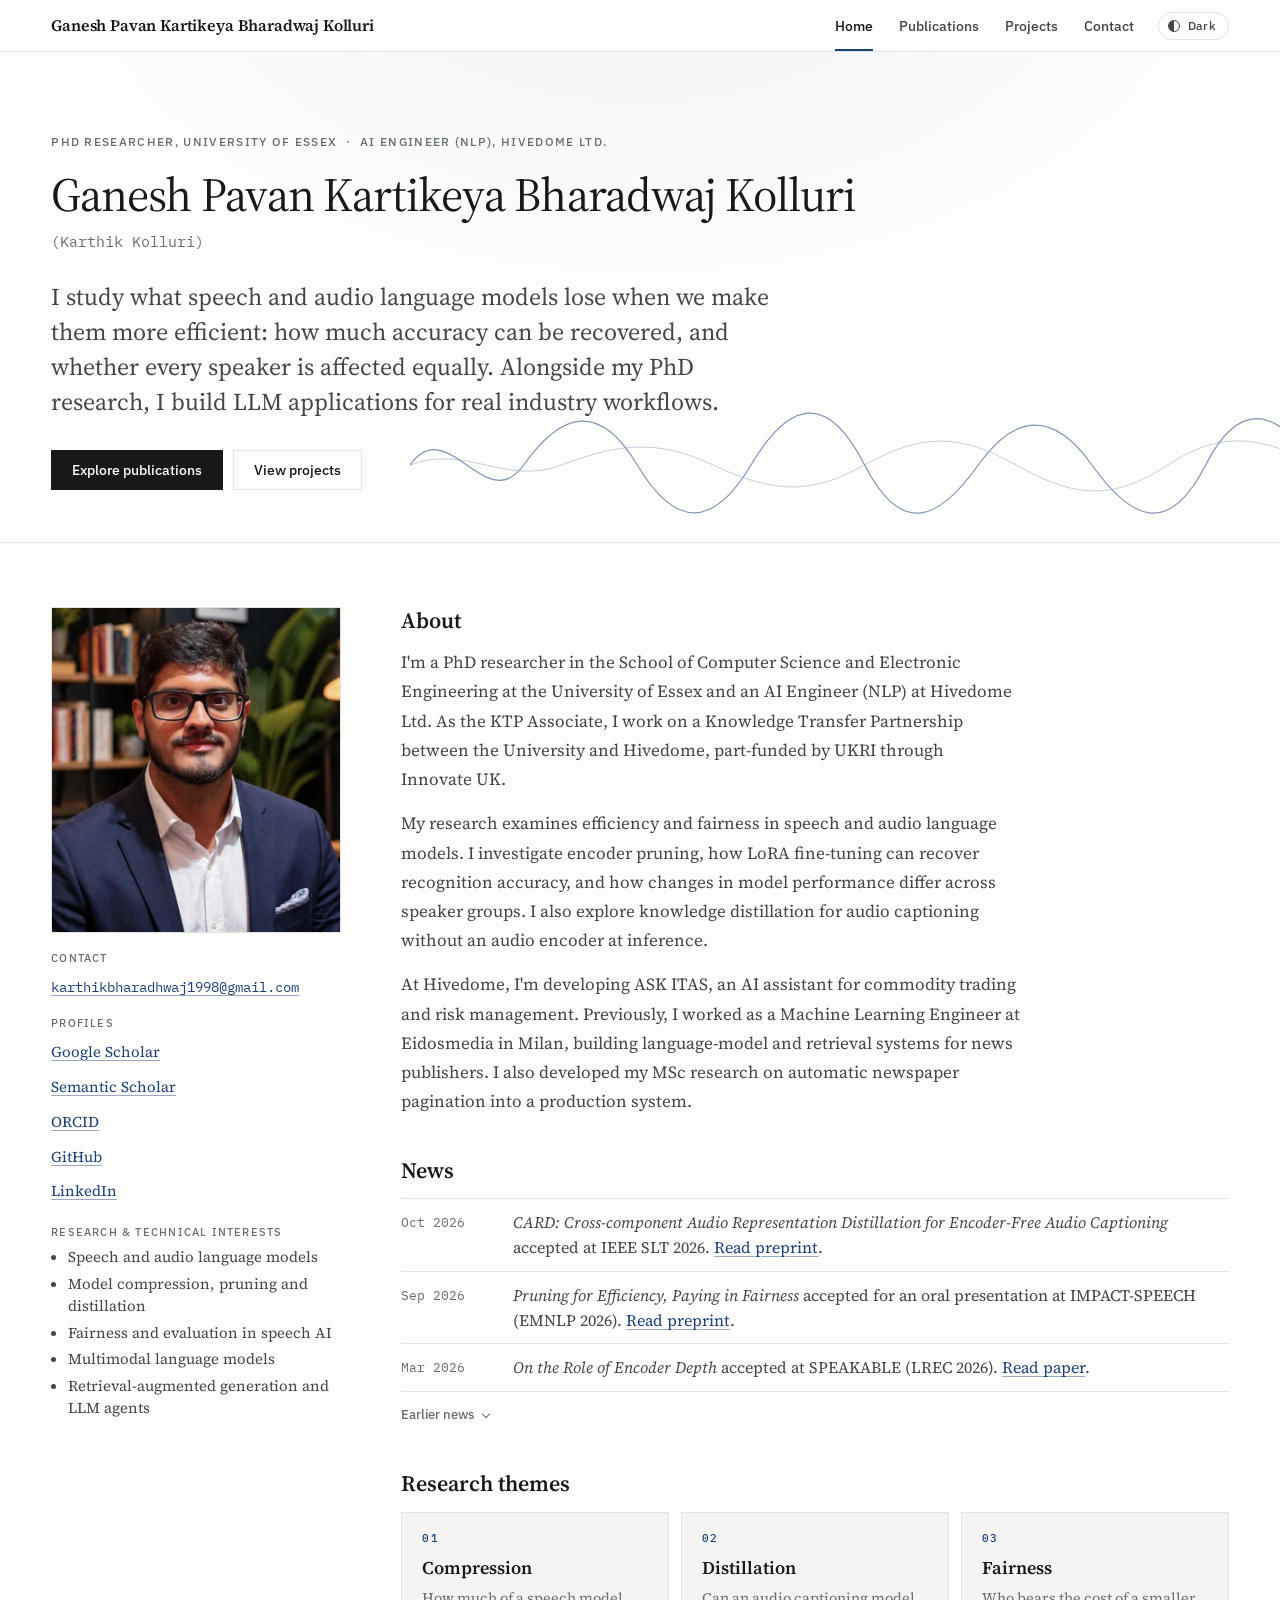
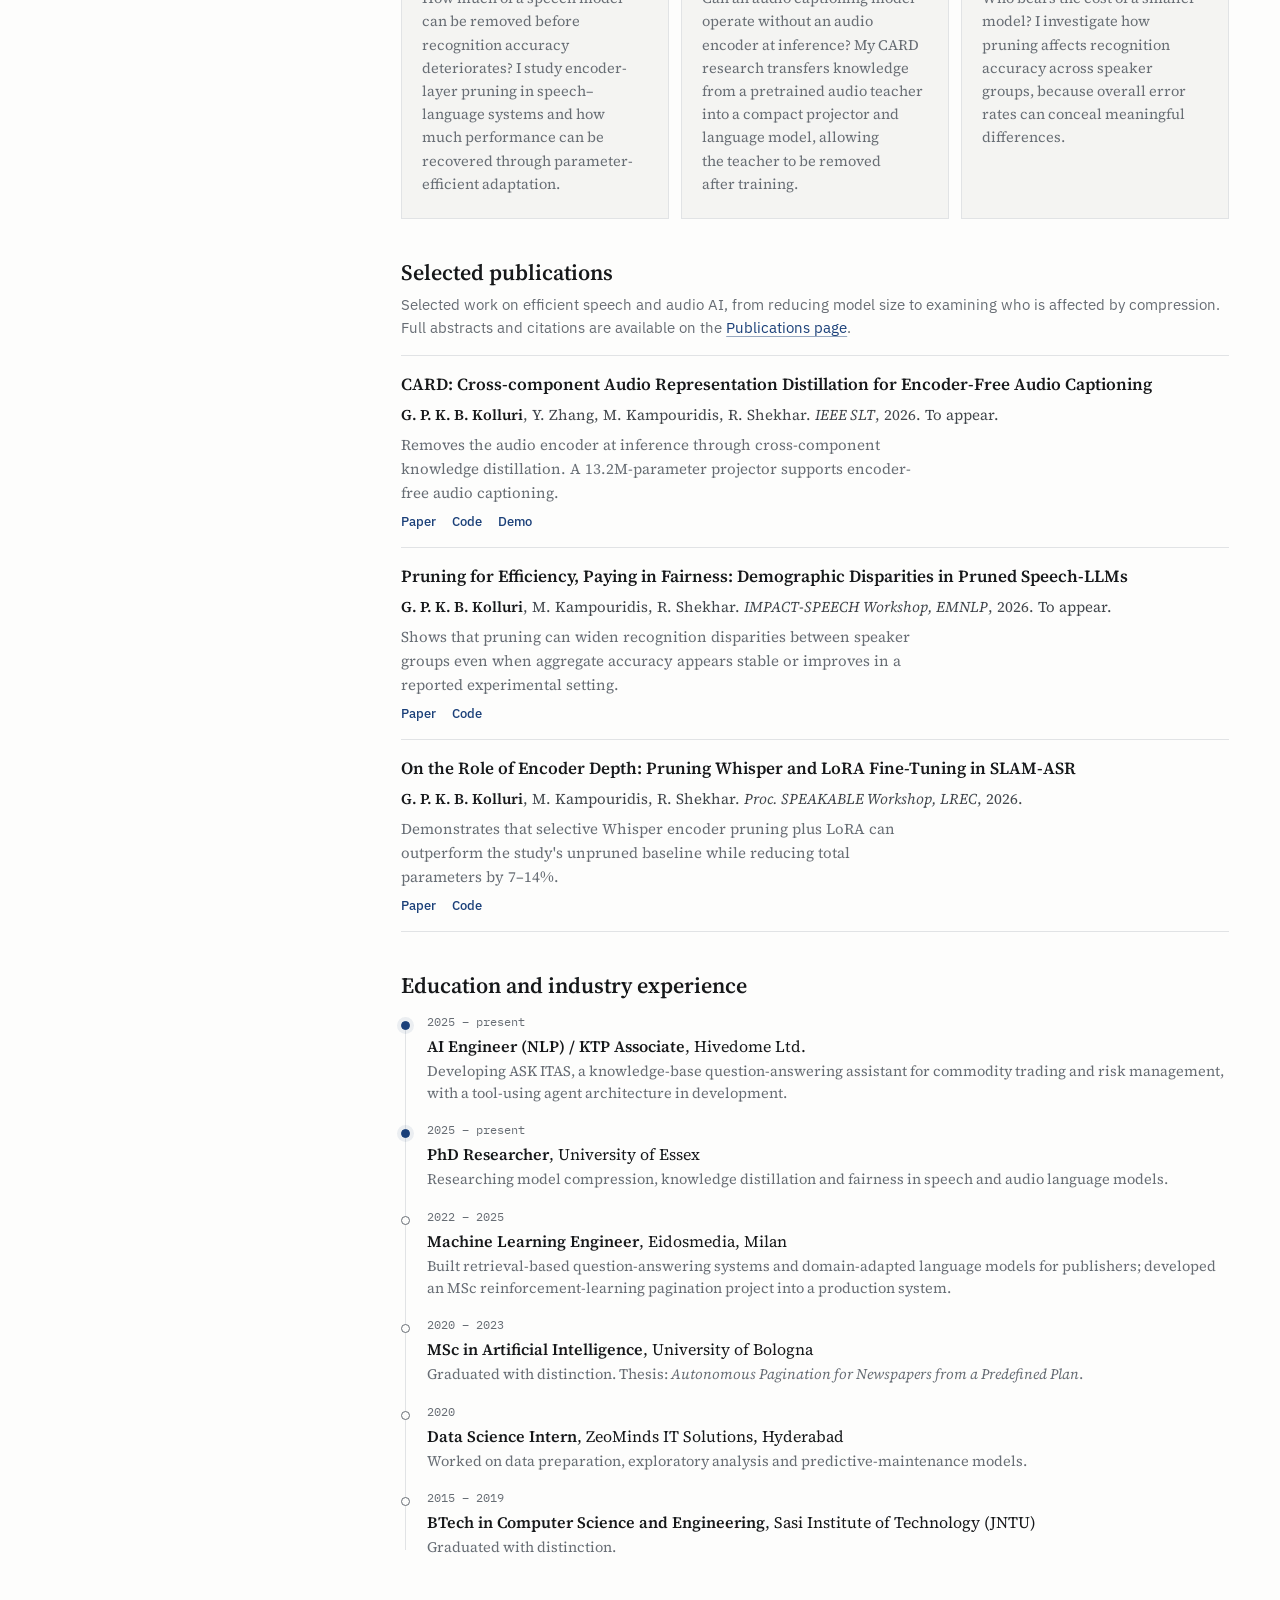
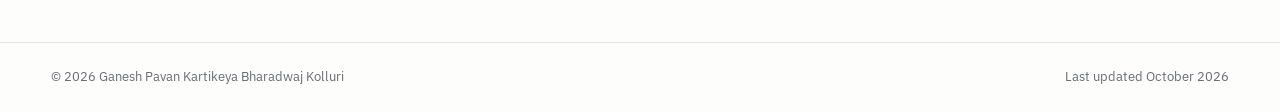
<file: index.html>
<!doctype html>
<html lang="en" class="no-js">
<head>
  <meta charset="utf-8">
  <meta name="viewport" content="width=device-width, initial-scale=1">
  <title>Ganesh Pavan Kartikeya Bharadwaj Kolluri — PhD Researcher &amp; AI Engineer</title>
  <meta name="description" content="PhD researcher at the University of Essex and AI Engineer at Hivedome. Researching efficient and fair speech/audio AI and building practical LLM systems.">
  <meta name="author" content="Ganesh Pavan Kartikeya Bharadwaj Kolluri">
  <link rel="canonical" href="https://karthikbharadhwajkb.github.io/">

  <meta property="og:type" content="profile">
  <meta property="og:title" content="Ganesh Pavan Kartikeya Bharadwaj Kolluri — PhD Researcher &amp; AI Engineer">
  <meta property="og:description" content="PhD researcher at the University of Essex and AI Engineer at Hivedome. Researching efficient and fair speech/audio AI and building practical LLM systems.">
  <meta property="og:url" content="https://karthikbharadhwajkb.github.io/">
  <meta property="og:image" content="https://karthikbharadhwajkb.github.io/assets/og.jpg">
  <meta property="og:image:alt" content="Portrait of Karthik Kolluri">
  <meta name="twitter:image:alt" content="Portrait of Karthik Kolluri">
  <meta name="twitter:card" content="summary_large_image">

  <link rel="icon" href="/favicon.svg" type="image/svg+xml">

  <script>(function(){try{var t=localStorage.getItem("kk-theme");if(t==="dark"||t==="light"){document.documentElement.setAttribute("data-theme",t);}}catch(e){}})();</script>

  <link rel="preconnect" href="https://fonts.googleapis.com">
  <link rel="preconnect" href="https://fonts.gstatic.com" crossorigin>
  <link rel="stylesheet" href="https://fonts.googleapis.com/css2?family=IBM+Plex+Mono:wght@400;500&family=IBM+Plex+Sans:wght@400;500;600&family=Source+Serif+4:ital,opsz,wght@0,8..60,400;0,8..60,600;1,8..60,400&display=swap">
  <link rel="stylesheet" href="/styles.css">

  <script type="application/ld+json">
  {
    "@context": "https://schema.org",
    "@type": "Person",
    "name": "Ganesh Pavan Kartikeya Bharadwaj Kolluri",
    "alternateName": "Karthik Kolluri",
    "url": "https://karthikbharadhwajkb.github.io/",
    "image": "https://karthikbharadhwajkb.github.io/assets/portrait.jpg",
    "jobTitle": ["PhD Researcher", "AI Engineer (NLP)"],
    "affiliation": [
      { "@type": "CollegeOrUniversity", "name": "University of Essex" },
      { "@type": "Organization", "name": "Hivedome Ltd." }
    ],
    "alumniOf": [
      { "@type": "CollegeOrUniversity", "name": "University of Bologna" },
      { "@type": "CollegeOrUniversity", "name": "Sasi Institute of Technology" }
    ],
    "email": "mailto:karthikbharadhwaj1998@gmail.com",
    "knowsAbout": ["Speech and audio language models", "Model compression, pruning and distillation", "Fairness and evaluation in speech AI", "Multimodal language models", "Retrieval-augmented generation and LLM agents"],
    "sameAs": [
      "https://scholar.google.com/citations?user=mIv1JY0AAAAJ&hl=en",
      "https://www.semanticscholar.org/author/Ganesh-Pavan-Kartikeya-Bharadwaj-Kolluri/2426796570",
      "https://orcid.org/0009-0007-8549-4474",
      "https://github.com/karthikbharadhwajKB",
      "https://www.linkedin.com/in/karthik-bharadhwaj-1998kb/"
    ]
  }
  </script>
</head>
<body>
  <a class="skip-link" href="#main">Skip to content</a>

  <header class="site-header">
    <div class="wrap">
      <a class="brand" href="/">Ganesh Pavan Kartikeya Bharadwaj Kolluri</a>
      <nav class="site-nav" aria-label="Primary">
        <a href="/" aria-current="page">Home</a>
        <a href="/publications.html">Publications</a>
        <a href="/projects.html">Projects</a>
        <a href="/contact.html">Contact</a>
        <button type="button" class="theme-toggle" id="theme-toggle" aria-label="Switch to dark mode">
          <span class="theme-dot" aria-hidden="true"></span>
          <span class="theme-label">Dark</span>
        </button>
      </nav>
    </div>
  </header>

  <main id="main">

    <section class="hero" aria-labelledby="name">
      <svg class="wave" viewBox="0 0 1000 160" preserveAspectRatio="none" aria-hidden="true" focusable="false">
        <path d="M0,80 C40,30 80,130 120,80 S200,20 240,80 S320,140 360,80 S440,10 480,80 S560,130 600,80 S680,30 720,80 S800,150 840,80 S920,35 960,80 S990,100 1000,80"/>
        <path d="M0,80 C60,60 100,100 160,80 S260,55 320,80 S420,110 480,80 S580,50 640,80 S740,115 800,80 S900,55 960,80 S990,90 1000,80"/>
      </svg>
      <div class="wrap">
        <p class="eyebrow">PhD Researcher, University of Essex &nbsp;·&nbsp; AI Engineer (NLP), Hivedome Ltd.</p>
        <h1 id="name">Ganesh Pavan Kartikeya Bharadwaj Kolluri</h1>
        <p class="fullname">(Karthik Kolluri)</p>
        <p class="lede">I study what speech and audio language models lose when we make them more efficient: how much accuracy can be recovered, and whether every speaker is affected equally. Alongside my PhD research, I build LLM applications for real industry workflows.</p>
        <div class="actions">
          <a class="btn btn-primary" href="/publications.html">Explore publications</a>
          <a class="btn" href="/projects.html">View projects</a>
        </div>
      </div>
    </section>

    <div class="wrap cols">

      <aside class="aside" aria-label="Profile">
        <div class="portrait">
          <picture>
            <source srcset="/assets/portrait.webp" type="image/webp">
            <img src="/assets/portrait.jpg" alt="Portrait of Karthik Kolluri" width="640" height="721" loading="eager" decoding="async">
          </picture>
        </div>

        <h2 class="label">Contact</h2>
        <a class="email" href="mailto:karthikbharadhwaj1998@gmail.com">karthikbharadhwaj1998@gmail.com</a>

        <h2 class="label">Profiles</h2>
        <ul class="linklist">
          <li><a href="https://scholar.google.com/citations?user=mIv1JY0AAAAJ&amp;hl=en" target="_blank" rel="noopener">Google Scholar</a></li>
          <li><a href="https://www.semanticscholar.org/author/Ganesh-Pavan-Kartikeya-Bharadwaj-Kolluri/2426796570" target="_blank" rel="noopener">Semantic Scholar</a></li>
          <li><a href="https://orcid.org/0009-0007-8549-4474" target="_blank" rel="noopener">ORCID</a></li>
          <li><a href="https://github.com/karthikbharadhwajKB" target="_blank" rel="noopener">GitHub</a></li>
          <li><a href="https://www.linkedin.com/in/karthik-bharadhwaj-1998kb/" target="_blank" rel="noopener">LinkedIn</a></li>
        </ul>

        <h2 class="label">Research &amp; technical interests</h2>
        <ul class="interests">
          <li>Speech and audio language models</li>
          <li>Model compression, pruning and distillation</li>
          <li>Fairness and evaluation in speech AI</li>
          <li>Multimodal language models</li>
          <li>Retrieval-augmented generation and LLM agents</li>
        </ul>
      </aside>

      <div class="main-col">

        <section class="section" aria-labelledby="about-title">
          <h2 class="section-title reveal" id="about-title">About</h2>
          <div class="prose reveal">
            <p>I'm a PhD researcher in the School of Computer Science and Electronic Engineering at the University of Essex and an AI Engineer (NLP) at Hivedome Ltd. As the KTP Associate, I work on a Knowledge Transfer Partnership between the University and Hivedome, part-funded by UKRI through Innovate UK.</p>
            <p>My research examines efficiency and fairness in speech and audio language models. I investigate encoder pruning, how LoRA fine-tuning can recover recognition accuracy, and how changes in model performance differ across speaker groups. I also explore knowledge distillation for audio captioning without an audio encoder at inference.</p>
            <p>At Hivedome, I'm developing ASK ITAS, an AI assistant for commodity trading and risk management. Previously, I worked as a Machine Learning Engineer at Eidosmedia in Milan, building language-model and retrieval systems for news publishers. I also developed my MSc research on automatic newspaper pagination into a production system.</p>
          </div>
        </section>

        <section class="section" aria-labelledby="news-title">
          <h2 class="section-title reveal" id="news-title">News</h2>
          <ul class="news">
            <li class="reveal"><time datetime="2026-10">Oct 2026</time><span><em>CARD: Cross-component Audio Representation Distillation for Encoder-Free Audio Captioning</em> accepted at IEEE SLT 2026. <a href="https://arxiv.org/abs/2607.04619" target="_blank" rel="noopener">Read preprint</a>.</span></li>
            <li class="reveal"><time datetime="2026-09">Sep 2026</time><span><em>Pruning for Efficiency, Paying in Fairness</em> accepted for an oral presentation at IMPACT-SPEECH (EMNLP 2026). <a href="https://arxiv.org/abs/2609.38106" target="_blank" rel="noopener">Read preprint</a>.</span></li>
            <li class="reveal"><time datetime="2026-03">Mar 2026</time><span><em>On the Role of Encoder Depth</em> accepted at SPEAKABLE (LREC 2026). <a href="https://aclanthology.org/2026.speakable-1.20/" target="_blank" rel="noopener">Read paper</a>.</span></li>
          </ul>
          <details class="news-older reveal">
            <summary>Earlier news</summary>
            <ul class="news">
              <li><time datetime="2026-07">Jul 2026</time><span>Preprint of <em>CARD</em> released on <a href="https://arxiv.org/abs/2607.04619" target="_blank" rel="noopener">arXiv</a>.</span></li>
              <li><time datetime="2025-03">Mar 2025</time><span>Started as the Associate on a Knowledge Transfer Partnership between the University of Essex and Hivedome Ltd.</span></li>
            </ul>
          </details>
        </section>

        <section class="section" aria-labelledby="themes-title">
          <h2 class="section-title reveal" id="themes-title">Research themes</h2>
          <div class="themes">
            <div class="theme reveal">
              <p class="num">01</p>
              <h3>Compression</h3>
              <p>How much of a speech model can be removed before recognition accuracy deteriorates? I study encoder-layer pruning in speech–language systems and how much performance can be recovered through parameter-efficient adaptation.</p>
            </div>
            <div class="theme reveal">
              <p class="num">02</p>
              <h3>Distillation</h3>
              <p>Can an audio captioning model operate without an audio encoder at inference? My CARD research transfers knowledge from a pretrained audio teacher into a compact projector and language model, allowing the teacher to be removed after training.</p>
            </div>
            <div class="theme reveal">
              <p class="num">03</p>
              <h3>Fairness</h3>
              <p>Who bears the cost of a smaller model? I investigate how pruning affects recognition accuracy across speaker groups, because overall error rates can conceal meaningful differences.</p>
            </div>
          </div>
        </section>

        <section class="section" aria-labelledby="selected-title">
          <h2 class="section-title reveal" id="selected-title">Selected publications</h2>
          <p class="section-note reveal">Selected work on efficient speech and audio AI, from reducing model size to examining who is affected by compression. Full abstracts and citations are available on the <a href="/publications.html">Publications page</a>.</p>
          <div class="pub-compact">
            <article class="reveal">
              <h3 class="pub-title">CARD: Cross-component Audio Representation Distillation for Encoder-Free Audio Captioning</h3>
              <p class="pub-authors"><span class="me">G. P. K. B. Kolluri</span>, Y. Zhang, M. Kampouridis, R. Shekhar. <em>IEEE SLT</em>, 2026. To appear.</p>
              <p class="pub-takeaway">Removes the audio encoder at inference through cross-component knowledge distillation. A 13.2M-parameter projector supports encoder-free audio captioning.</p>
              <div class="pub-links"><a href="https://arxiv.org/abs/2607.04619" target="_blank" rel="noopener">Paper</a><a href="https://github.com/karthikbharadhwajKB/CARD" target="_blank" rel="noopener">Code</a><a href="https://huggingface.co/spaces/KarthikKB1998/CARD-Audio-Captioning" target="_blank" rel="noopener">Demo</a></div>
            </article>
            <article class="reveal">
              <h3 class="pub-title">Pruning for Efficiency, Paying in Fairness: Demographic Disparities in Pruned Speech-LLMs</h3>
              <p class="pub-authors"><span class="me">G. P. K. B. Kolluri</span>, M. Kampouridis, R. Shekhar. <em>IMPACT-SPEECH Workshop, EMNLP</em>, 2026. To appear.</p>
              <p class="pub-takeaway">Shows that pruning can widen recognition disparities between speaker groups even when aggregate accuracy appears stable or improves in a reported experimental setting.</p>
              <div class="pub-links"><a href="https://arxiv.org/abs/2609.38106" target="_blank" rel="noopener">Paper</a><a href="https://github.com/karthikbharadhwajKB/SpeechLLM-Pruning-Fairness" target="_blank" rel="noopener">Code</a></div>
            </article>
            <article class="reveal">
              <h3 class="pub-title">On the Role of Encoder Depth: Pruning Whisper and LoRA Fine-Tuning in SLAM-ASR</h3>
              <p class="pub-authors"><span class="me">G. P. K. B. Kolluri</span>, M. Kampouridis, R. Shekhar. <em>Proc. SPEAKABLE Workshop, LREC</em>, 2026.</p>
              <p class="pub-takeaway">Demonstrates that selective Whisper encoder pruning plus LoRA can outperform the study's unpruned baseline while reducing total parameters by 7–14%.</p>
              <div class="pub-links"><a href="https://aclanthology.org/2026.speakable-1.20/" target="_blank" rel="noopener">Paper</a><a href="https://github.com/karthikbharadhwajKB/SLAM-ASR-Encoder-Pruning-LoRA" target="_blank" rel="noopener">Code</a></div>
            </article>
          </div>
        </section>

        <section class="section" aria-labelledby="timeline-title">
          <h2 class="section-title reveal" id="timeline-title">Education and industry experience</h2>
          <ol class="timeline line-reveal">
            <li class="current reveal">
              <p class="when">2025 – present</p>
              <p class="what"><strong>AI Engineer (NLP) / KTP Associate</strong>, Hivedome Ltd.</p>
              <p class="detail">Developing ASK ITAS, a knowledge-base question-answering assistant for commodity trading and risk management, with a tool-using agent architecture in development.</p>
            </li>
            <li class="current reveal">
              <p class="when">2025 – present</p>
              <p class="what"><strong>PhD Researcher</strong>, University of Essex</p>
              <p class="detail">Researching model compression, knowledge distillation and fairness in speech and audio language models.</p>
            </li>
            <li class="reveal">
              <p class="when">2022 – 2025</p>
              <p class="what"><strong>Machine Learning Engineer</strong>, Eidosmedia, Milan</p>
              <p class="detail">Built retrieval-based question-answering systems and domain-adapted language models for publishers; developed an MSc reinforcement-learning pagination project into a production system.</p>
            </li>
            <li class="reveal">
              <p class="when">2020 – 2023</p>
              <p class="what"><strong>MSc in Artificial Intelligence</strong>, University of Bologna</p>
              <p class="detail">Graduated with distinction. Thesis: <em>Autonomous Pagination for Newspapers from a Predefined Plan</em>.</p>
            </li>
            <li class="reveal">
              <p class="when">2020</p>
              <p class="what"><strong>Data Science Intern</strong>, ZeoMinds IT Solutions, Hyderabad</p>
              <p class="detail">Worked on data preparation, exploratory analysis and predictive-maintenance models.</p>
            </li>
            <li class="reveal">
              <p class="when">2015 – 2019</p>
              <p class="what"><strong>BTech in Computer Science and Engineering</strong>, Sasi Institute of Technology (JNTU)</p>
              <p class="detail">Graduated with distinction.</p>
            </li>
          </ol>
        </section>

      </div>
    </div>

  </main>

  <footer class="site-footer">
    <div class="wrap">
      <p>© 2026 Ganesh Pavan Kartikeya Bharadwaj Kolluri</p>
      <p>Last updated October 2026</p>
    </div>
  </footer>

  <script src="/main.js" defer></script>
</body>
</html>
</file>
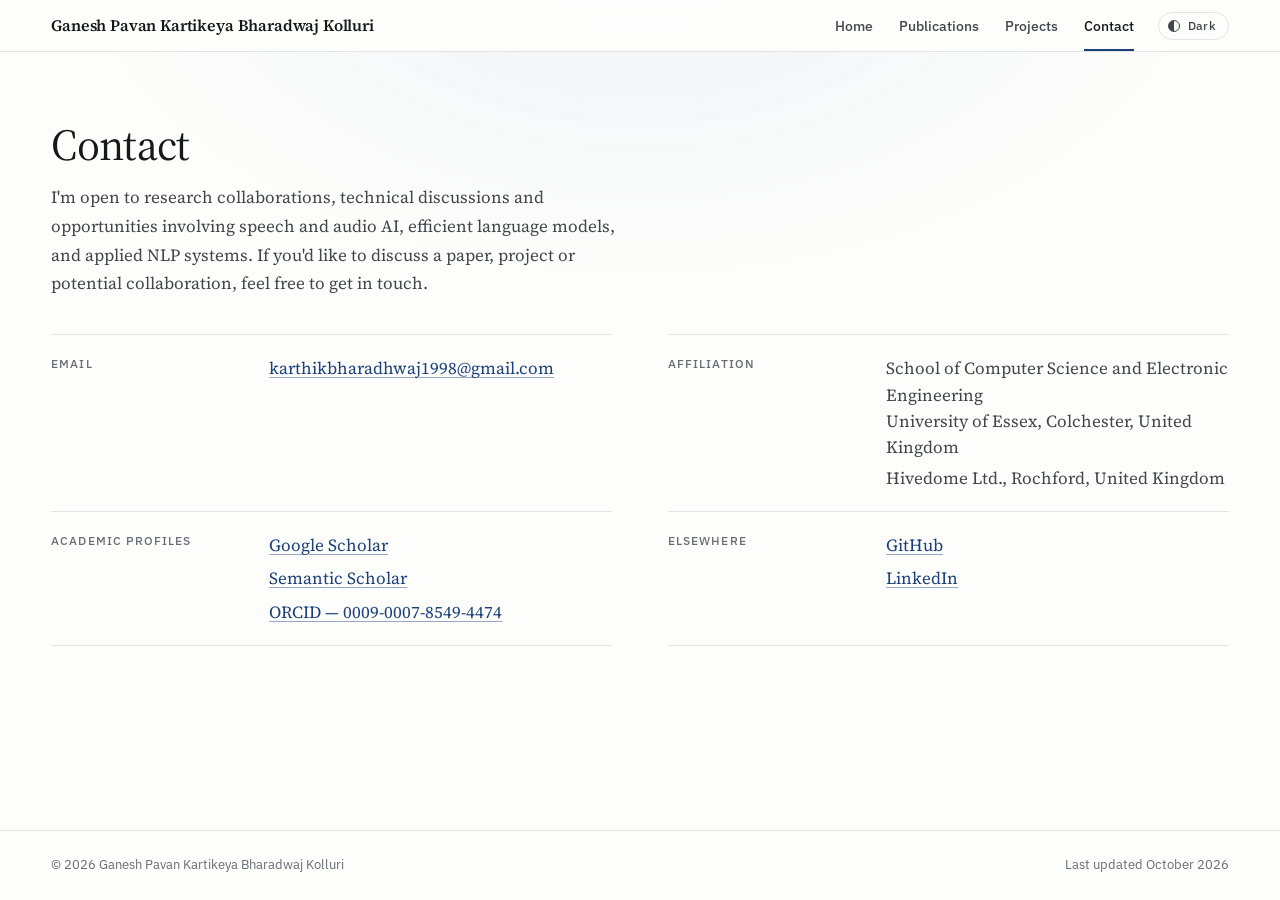
<file: contact.html>
<!doctype html>
<html lang="en" class="no-js">
<head>
  <meta charset="utf-8">
  <meta name="viewport" content="width=device-width, initial-scale=1">
  <title>Contact — Ganesh Pavan Kartikeya Bharadwaj Kolluri</title>
  <meta name="description" content="Contact Karthik Kolluri about speech and audio AI research, collaborations and applied NLP engineering.">
  <link rel="canonical" href="https://karthikbharadhwajkb.github.io/contact.html">

  <meta property="og:type" content="website">
  <meta property="og:title" content="Contact — Ganesh Pavan Kartikeya Bharadwaj Kolluri">
  <meta property="og:description" content="Contact Karthik Kolluri about speech and audio AI research, collaborations and applied NLP engineering.">
  <meta property="og:url" content="https://karthikbharadhwajkb.github.io/contact.html">
  <meta property="og:image" content="https://karthikbharadhwajkb.github.io/assets/og.jpg">
  <meta name="twitter:card" content="summary_large_image">
  <meta property="og:image:alt" content="Portrait of Karthik Kolluri">
  <meta name="twitter:image:alt" content="Portrait of Karthik Kolluri">

  <link rel="icon" href="/favicon.svg" type="image/svg+xml">

  <script>(function(){try{var t=localStorage.getItem("kk-theme");if(t==="dark"||t==="light"){document.documentElement.setAttribute("data-theme",t);}}catch(e){}})();</script>

  <link rel="preconnect" href="https://fonts.googleapis.com">
  <link rel="preconnect" href="https://fonts.gstatic.com" crossorigin>
  <link rel="stylesheet" href="https://fonts.googleapis.com/css2?family=IBM+Plex+Mono:wght@400;500&family=IBM+Plex+Sans:wght@400;500;600&family=Source+Serif+4:ital,opsz,wght@0,8..60,400;0,8..60,600;1,8..60,400&display=swap">
  <link rel="stylesheet" href="/styles.css">
</head>
<body>
  <a class="skip-link" href="#main">Skip to content</a>

  <header class="site-header">
    <div class="wrap">
      <a class="brand" href="/">Ganesh Pavan Kartikeya Bharadwaj Kolluri</a>
      <nav class="site-nav" aria-label="Primary">
        <a href="/">Home</a>
        <a href="/publications.html">Publications</a>
        <a href="/projects.html">Projects</a>
        <a href="/contact.html" aria-current="page">Contact</a>
        <button type="button" class="theme-toggle" id="theme-toggle" aria-label="Switch to dark mode">
          <span class="theme-dot" aria-hidden="true"></span>
          <span class="theme-label">Dark</span>
        </button>
      </nav>
    </div>
  </header>

  <main id="main">
    <div class="wrap page-head">
      <h1>Contact</h1>
      <p class="intro">I'm open to research collaborations, technical discussions and opportunities involving speech and audio AI, efficient language models, and applied NLP systems. If you'd like to discuss a paper, project or potential collaboration, feel free to get in touch.</p>
    </div>

    <div class="wrap page-body">
      <dl class="contact">
        <div class="kv reveal">
          <dt>Email</dt>
          <dd>
            <p><a href="mailto:karthikbharadhwaj1998@gmail.com">karthikbharadhwaj1998@<wbr>gmail.com</a></p>
          </dd>
        </div>

        <div class="kv reveal">
          <dt>Affiliation</dt>
          <dd>
            <p>School of Computer Science and Electronic Engineering<br>University of Essex, Colchester, United Kingdom</p>
            <p>Hivedome Ltd., Rochford, United Kingdom</p>
          </dd>
        </div>

        <div class="kv reveal">
          <dt>Academic profiles</dt>
          <dd>
            <div class="stack-links">
              <a href="https://scholar.google.com/citations?user=mIv1JY0AAAAJ&amp;hl=en" target="_blank" rel="noopener">Google Scholar</a>
              <a href="https://www.semanticscholar.org/author/Ganesh-Pavan-Kartikeya-Bharadwaj-Kolluri/2426796570" target="_blank" rel="noopener">Semantic Scholar</a>
              <a href="https://orcid.org/0009-0007-8549-4474" target="_blank" rel="noopener">ORCID — 0009-0007-8549-4474</a>
            </div>
          </dd>
        </div>

        <div class="kv reveal">
          <dt>Elsewhere</dt>
          <dd>
            <div class="stack-links">
              <a href="https://github.com/karthikbharadhwajKB" target="_blank" rel="noopener">GitHub</a>
              <a href="https://www.linkedin.com/in/karthik-bharadhwaj-1998kb/" target="_blank" rel="noopener">LinkedIn</a>
            </div>
          </dd>
        </div>
      </dl>
    </div>
  </main>

  <footer class="site-footer">
    <div class="wrap">
      <p>© 2026 Ganesh Pavan Kartikeya Bharadwaj Kolluri</p>
      <p>Last updated October 2026</p>
    </div>
  </footer>

  <script src="/main.js" defer></script>
</body>
</html>
</file>
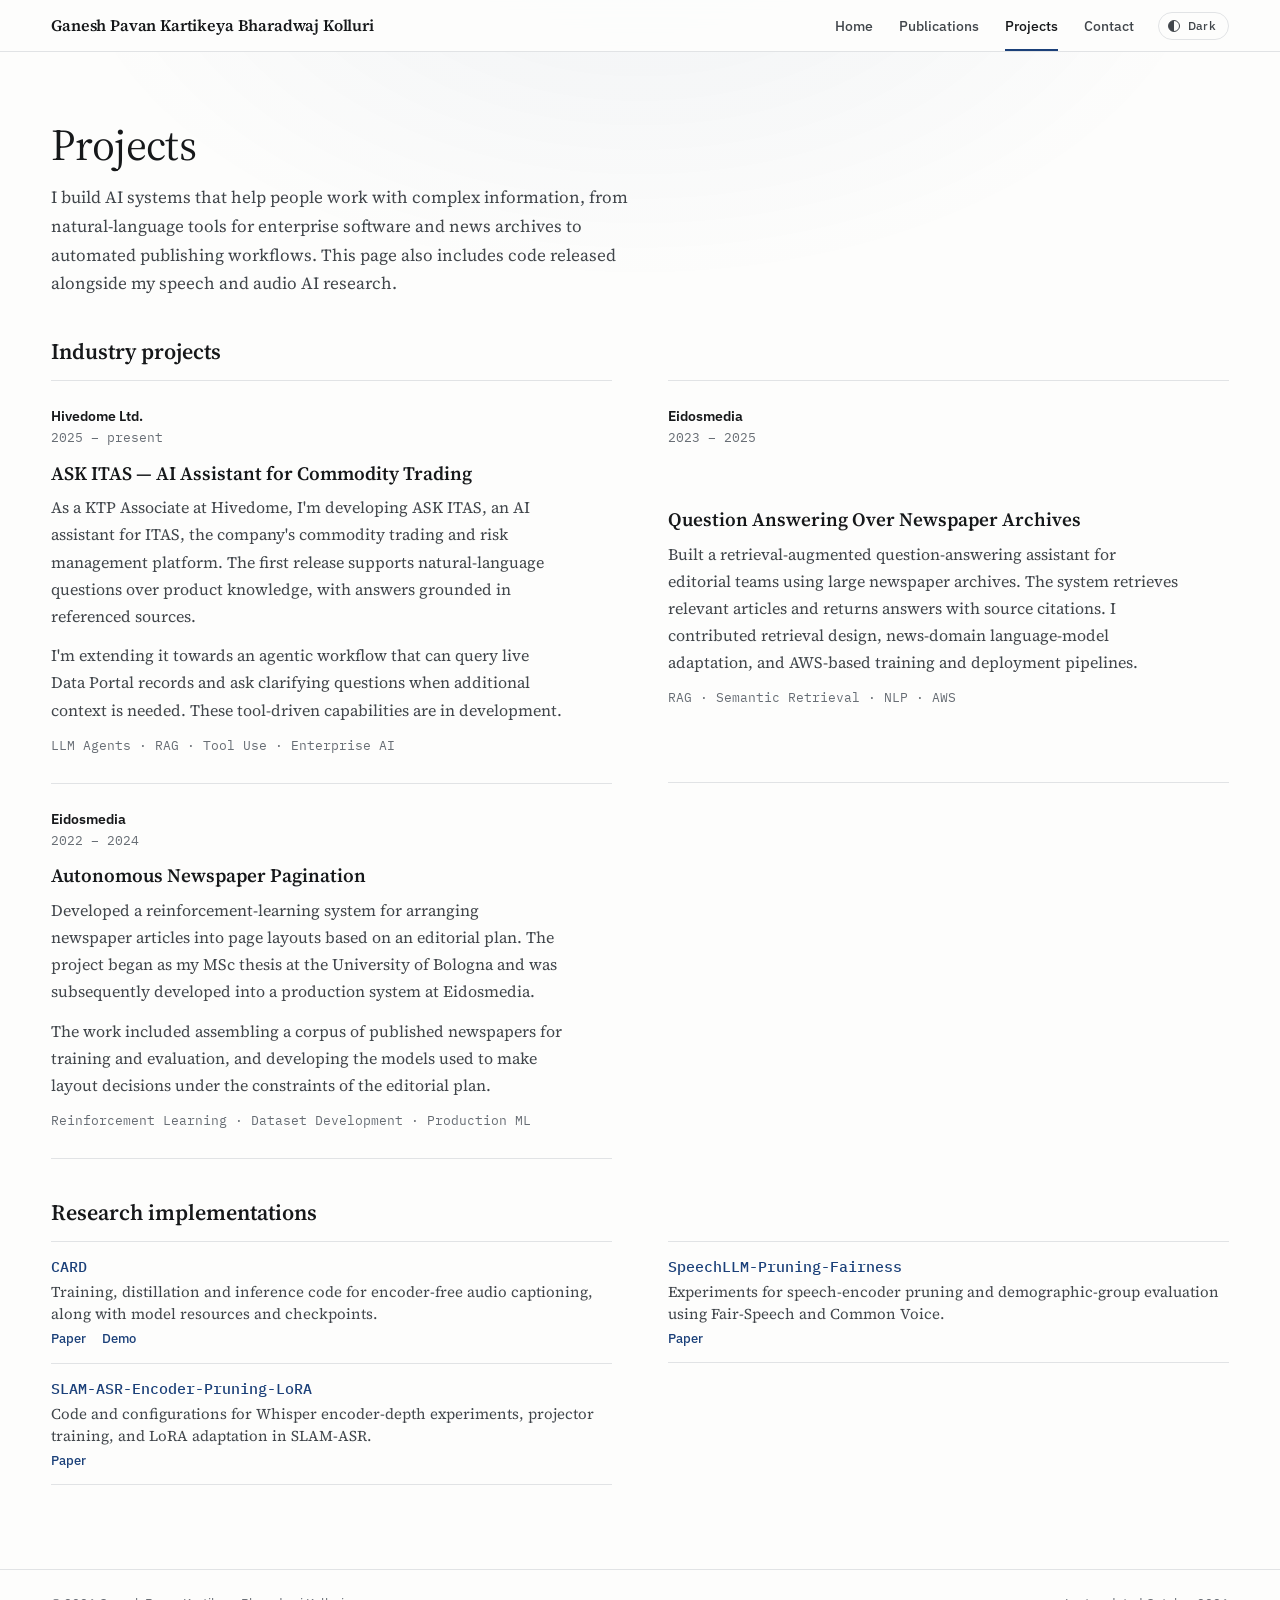
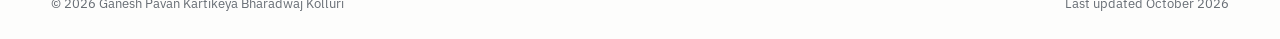
<file: projects.html>
<!doctype html>
<html lang="en" class="no-js">
<head>
  <meta charset="utf-8">
  <meta name="viewport" content="width=device-width, initial-scale=1">
  <title>Projects — Ganesh Pavan Kartikeya Bharadwaj Kolluri</title>
  <meta name="description" content="Applied AI work in commodity trading and news publishing, including RAG, LLM agents, reinforcement learning and research implementations.">
  <link rel="canonical" href="https://karthikbharadhwajkb.github.io/projects.html">

  <meta property="og:type" content="website">
  <meta property="og:title" content="Projects — Ganesh Pavan Kartikeya Bharadwaj Kolluri">
  <meta property="og:description" content="Applied AI work in commodity trading and news publishing, including RAG, LLM agents, reinforcement learning and research implementations.">
  <meta property="og:url" content="https://karthikbharadhwajkb.github.io/projects.html">
  <meta property="og:image" content="https://karthikbharadhwajkb.github.io/assets/og.jpg">
  <meta name="twitter:card" content="summary_large_image">
  <meta property="og:image:alt" content="Portrait of Karthik Kolluri">
  <meta name="twitter:image:alt" content="Portrait of Karthik Kolluri">

  <link rel="icon" href="/favicon.svg" type="image/svg+xml">

  <script>(function(){try{var t=localStorage.getItem("kk-theme");if(t==="dark"||t==="light"){document.documentElement.setAttribute("data-theme",t);}}catch(e){}})();</script>

  <link rel="preconnect" href="https://fonts.googleapis.com">
  <link rel="preconnect" href="https://fonts.gstatic.com" crossorigin>
  <link rel="stylesheet" href="https://fonts.googleapis.com/css2?family=IBM+Plex+Mono:wght@400;500&family=IBM+Plex+Sans:wght@400;500;600&family=Source+Serif+4:ital,opsz,wght@0,8..60,400;0,8..60,600;1,8..60,400&display=swap">
  <link rel="stylesheet" href="/styles.css">
</head>
<body>
  <a class="skip-link" href="#main">Skip to content</a>

  <header class="site-header">
    <div class="wrap">
      <a class="brand" href="/">Ganesh Pavan Kartikeya Bharadwaj Kolluri</a>
      <nav class="site-nav" aria-label="Primary">
        <a href="/">Home</a>
        <a href="/publications.html">Publications</a>
        <a href="/projects.html" aria-current="page">Projects</a>
        <a href="/contact.html">Contact</a>
        <button type="button" class="theme-toggle" id="theme-toggle" aria-label="Switch to dark mode">
          <span class="theme-dot" aria-hidden="true"></span>
          <span class="theme-label">Dark</span>
        </button>
      </nav>
    </div>
  </header>

  <main id="main">
    <div class="wrap page-head">
      <h1>Projects</h1>
      <p class="intro">I build AI systems that help people work with complex information, from natural-language tools for enterprise software and news archives to automated publishing workflows. This page also includes code released alongside my speech and audio AI research.</p>
    </div>

    <div class="wrap page-body">

      <section class="section" aria-labelledby="industry-title">
        <h2 class="section-title reveal" id="industry-title">Industry projects</h2>

        <div class="project-list">
          <article class="project reveal">
            <div class="project-meta">
              <p class="org">Hivedome Ltd.</p>
              <p class="when">2025 – present</p>
            </div>
            <div class="project-body">
              <h3>ASK ITAS — AI Assistant for Commodity Trading</h3>
              <p>As a KTP Associate at Hivedome, I'm developing ASK ITAS, an AI assistant for ITAS, the company's commodity trading and risk management platform. The first release supports natural-language questions over product knowledge, with answers grounded in referenced sources.</p>
              <p>I'm extending it towards an agentic workflow that can query live Data Portal records and ask clarifying questions when additional context is needed. These tool-driven capabilities are in development.</p>
              <p class="stack">LLM Agents · RAG · Tool Use · Enterprise AI</p>
            </div>
          </article>

          <article class="project reveal">
            <div class="project-meta">
              <p class="org">Eidosmedia</p>
              <p class="when">2023 – 2025</p>
            </div>
            <div class="project-body">
              <h3>Question Answering Over Newspaper Archives</h3>
              <p>Built a retrieval-augmented question-answering assistant for editorial teams using large newspaper archives. The system retrieves relevant articles and returns answers with source citations. I contributed retrieval design, news-domain language-model adaptation, and AWS-based training and deployment pipelines.</p>
              <p class="stack">RAG · Semantic Retrieval · NLP · AWS</p>
            </div>
          </article>

          <article class="project reveal">
            <div class="project-meta">
              <p class="org">Eidosmedia</p>
              <p class="when">2022 – 2024</p>
            </div>
            <div class="project-body">
              <h3>Autonomous Newspaper Pagination</h3>
              <p>Developed a reinforcement-learning system for arranging newspaper articles into page layouts based on an editorial plan. The project began as my MSc thesis at the University of Bologna and was subsequently developed into a production system at Eidosmedia.</p>
              <p>The work included assembling a corpus of published newspapers for training and evaluation, and developing the models used to make layout decisions under the constraints of the editorial plan.</p>
              <p class="stack">Reinforcement Learning · Dataset Development · Production ML</p>
            </div>
          </article>
        </div>
      </section>

      <section class="section" aria-labelledby="code-title">
        <h2 class="section-title reveal" id="code-title">Research implementations</h2>
        <ul class="repo-list">
          <li class="reveal">
            <a href="https://github.com/karthikbharadhwajKB/CARD" target="_blank" rel="noopener">CARD</a>
            <span>Training, distillation and inference code for encoder-free audio captioning, along with model resources and checkpoints.</span>
            <span class="repo-links"><a href="https://arxiv.org/abs/2607.04619" target="_blank" rel="noopener">Paper</a><a href="https://huggingface.co/spaces/KarthikKB1998/CARD-Audio-Captioning" target="_blank" rel="noopener">Demo</a></span>
          </li>
          <li class="reveal">
            <a href="https://github.com/karthikbharadhwajKB/SpeechLLM-Pruning-Fairness" target="_blank" rel="noopener">SpeechLLM-Pruning-Fairness</a>
            <span>Experiments for speech-encoder pruning and demographic-group evaluation using Fair-Speech and Common Voice.</span>
            <span class="repo-links"><a href="https://arxiv.org/abs/2609.38106" target="_blank" rel="noopener">Paper</a></span>
          </li>
          <li class="reveal">
            <a href="https://github.com/karthikbharadhwajKB/SLAM-ASR-Encoder-Pruning-LoRA" target="_blank" rel="noopener">SLAM-ASR-Encoder-Pruning-LoRA</a>
            <span>Code and configurations for Whisper encoder-depth experiments, projector training, and LoRA adaptation in SLAM-ASR.</span>
            <span class="repo-links"><a href="https://aclanthology.org/2026.speakable-1.20/" target="_blank" rel="noopener">Paper</a></span>
          </li>
        </ul>
      </section>

    </div>
  </main>

  <footer class="site-footer">
    <div class="wrap">
      <p>© 2026 Ganesh Pavan Kartikeya Bharadwaj Kolluri</p>
      <p>Last updated October 2026</p>
    </div>
  </footer>

  <script src="/main.js" defer></script>
</body>
</html>
</file>
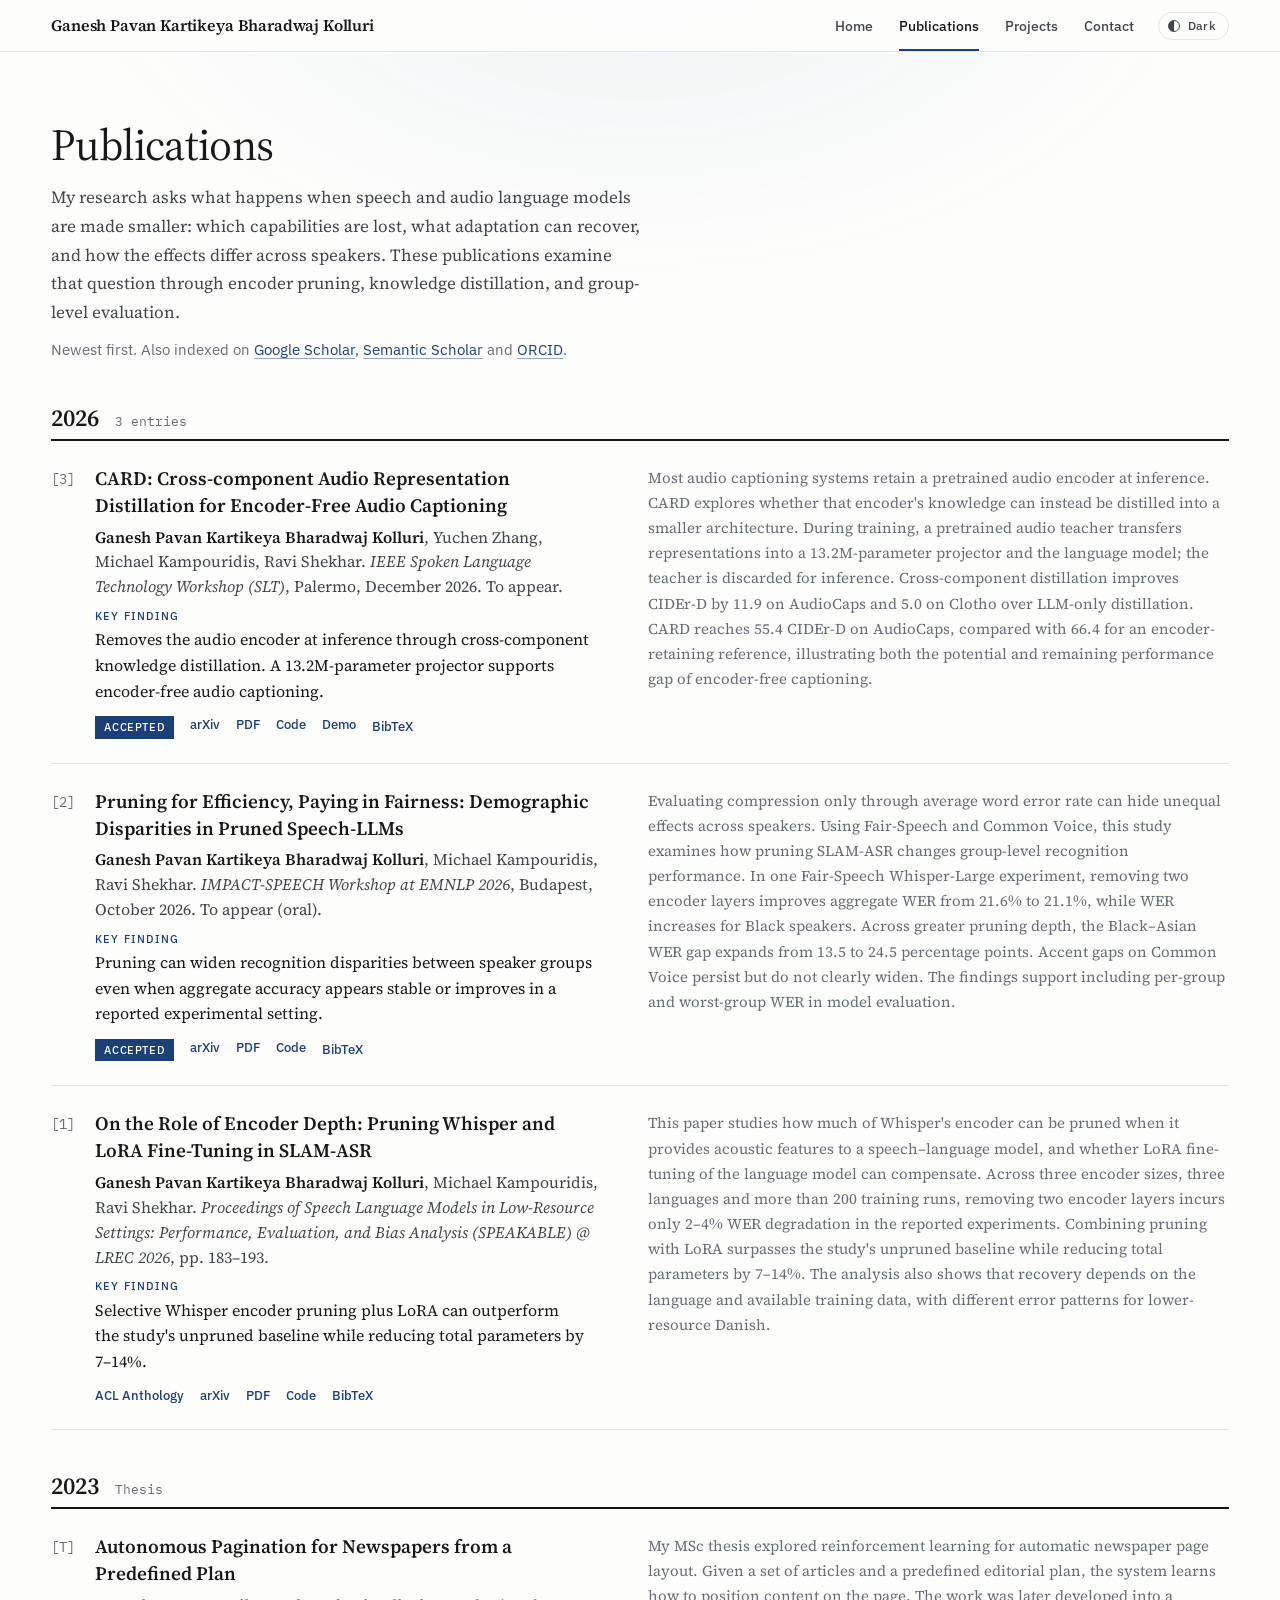
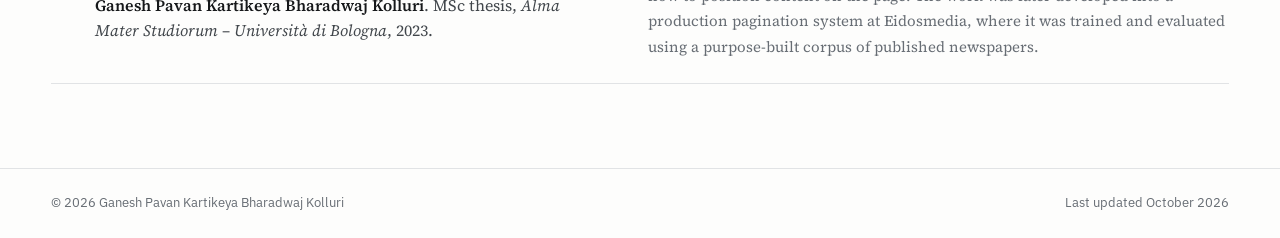
<file: publications.html>
<!doctype html>
<html lang="en" class="no-js">
<head>
  <meta charset="utf-8">
  <meta name="viewport" content="width=device-width, initial-scale=1">
  <title>Publications — Ganesh Pavan Kartikeya Bharadwaj Kolluri</title>
  <meta name="description" content="Research on encoder pruning, knowledge distillation, speech recognition, demographic fairness and encoder-free audio captioning.">
  <link rel="canonical" href="https://karthikbharadhwajkb.github.io/publications.html">

  <meta property="og:type" content="website">
  <meta property="og:title" content="Publications — Ganesh Pavan Kartikeya Bharadwaj Kolluri">
  <meta property="og:description" content="Research on encoder pruning, knowledge distillation, speech recognition, demographic fairness and encoder-free audio captioning.">
  <meta property="og:url" content="https://karthikbharadhwajkb.github.io/publications.html">
  <meta property="og:image" content="https://karthikbharadhwajkb.github.io/assets/og.jpg">
  <meta name="twitter:card" content="summary_large_image">
  <meta property="og:image:alt" content="Portrait of Karthik Kolluri">
  <meta name="twitter:image:alt" content="Portrait of Karthik Kolluri">

  <link rel="icon" href="/favicon.svg" type="image/svg+xml">

  <script>(function(){try{var t=localStorage.getItem("kk-theme");if(t==="dark"||t==="light"){document.documentElement.setAttribute("data-theme",t);}}catch(e){}})();</script>

  <link rel="preconnect" href="https://fonts.googleapis.com">
  <link rel="preconnect" href="https://fonts.gstatic.com" crossorigin>
  <link rel="stylesheet" href="https://fonts.googleapis.com/css2?family=IBM+Plex+Mono:wght@400;500&family=IBM+Plex+Sans:wght@400;500;600&family=Source+Serif+4:ital,opsz,wght@0,8..60,400;0,8..60,600;1,8..60,400&display=swap">
  <link rel="stylesheet" href="/styles.css">
</head>
<body>
  <a class="skip-link" href="#main">Skip to content</a>

  <header class="site-header">
    <div class="wrap">
      <a class="brand" href="/">Ganesh Pavan Kartikeya Bharadwaj Kolluri</a>
      <nav class="site-nav" aria-label="Primary">
        <a href="/">Home</a>
        <a href="/publications.html" aria-current="page">Publications</a>
        <a href="/projects.html">Projects</a>
        <a href="/contact.html">Contact</a>
        <button type="button" class="theme-toggle" id="theme-toggle" aria-label="Switch to dark mode">
          <span class="theme-dot" aria-hidden="true"></span>
          <span class="theme-label">Dark</span>
        </button>
      </nav>
    </div>
  </header>

  <main id="main">
    <div class="wrap page-head">
      <h1>Publications</h1>
      <p class="intro">My research asks what happens when speech and audio language models are made smaller: which capabilities are lost, what adaptation can recover, and how the effects differ across speakers. These publications examine that question through encoder pruning, knowledge distillation, and group-level evaluation.</p>
      <p class="intro-note">Newest first. Also indexed on <a href="https://scholar.google.com/citations?user=mIv1JY0AAAAJ&amp;hl=en" target="_blank" rel="noopener">Google Scholar</a>, <a href="https://www.semanticscholar.org/author/Ganesh-Pavan-Kartikeya-Bharadwaj-Kolluri/2426796570" target="_blank" rel="noopener">Semantic Scholar</a> and <a href="https://orcid.org/0009-0007-8549-4474" target="_blank" rel="noopener">ORCID</a>.</p>
    </div>

    <div class="wrap page-body">

      <div class="year-head reveal line-reveal">
        <h2>2026</h2>
        <span>3 entries</span>
      </div>

      <article class="pub reveal" id="kolluri2026card">
        <span class="pub-num" aria-hidden="true">[3]</span>
        <div class="pub-body">
          <h3>CARD: Cross-component Audio Representation Distillation for Encoder-Free Audio Captioning</h3>
          <p class="pub-authors"><span class="me">Ganesh Pavan Kartikeya Bharadwaj Kolluri</span>, Yuchen Zhang, Michael Kampouridis, Ravi Shekhar. <em>IEEE Spoken Language Technology Workshop (SLT)</em>, Palermo, December 2026. To appear.</p>
          <p class="pub-finding"><span class="finding-label">Key finding</span>Removes the audio encoder at inference through cross-component knowledge distillation. A 13.2M-parameter projector supports encoder-free audio captioning.</p>
          <p class="pub-abstract">Most audio captioning systems retain a pretrained audio encoder at inference. CARD explores whether that encoder's knowledge can instead be distilled into a smaller architecture. During training, a pretrained audio teacher transfers representations into a 13.2M-parameter projector and the language model; the teacher is discarded for inference. Cross-component distillation improves CIDEr-D by 11.9 on AudioCaps and 5.0 on Clotho over LLM-only distillation. CARD reaches 55.4 CIDEr-D on AudioCaps, compared with 66.4 for an encoder-retaining reference, illustrating both the potential and remaining performance gap of encoder-free captioning.</p>
          <div class="pub-links">
            <span class="badge">Accepted</span>
            <a href="https://arxiv.org/abs/2607.04619" target="_blank" rel="noopener">arXiv</a>
            <a href="https://arxiv.org/pdf/2607.04619" target="_blank" rel="noopener">PDF</a>
            <a href="https://github.com/karthikbharadhwajKB/CARD" target="_blank" rel="noopener">Code</a>
            <a href="https://huggingface.co/spaces/KarthikKB1998/CARD-Audio-Captioning" target="_blank" rel="noopener">Demo</a>
            <button type="button" class="linkbtn" data-toggle="bib-card">BibTeX</button>
          </div>
          <pre class="bibtex" id="bib-card" hidden>@inproceedings{kolluri2026card,
  title         = {{CARD}: Cross-component Audio Representation Distillation for Encoder-Free Audio Captioning},
  author        = {Kolluri, Ganesh Pavan Kartikeya Bharadwaj and Zhang, Yuchen and Kampouridis, Michael and Shekhar, Ravi},
  booktitle     = {Proceedings of the IEEE Spoken Language Technology Workshop (SLT)},
  month         = dec,
  year          = {2026},
  address       = {Palermo, Italy},
  note          = {To appear},
  eprint        = {2607.04619},
  archivePrefix = {arXiv},
  primaryClass  = {cs.SD}
}</pre>
        </div>
      </article>

      <article class="pub reveal" id="kolluri2026fairness">
        <span class="pub-num" aria-hidden="true">[2]</span>
        <div class="pub-body">
          <h3>Pruning for Efficiency, Paying in Fairness: Demographic Disparities in Pruned Speech-LLMs</h3>
          <p class="pub-authors"><span class="me">Ganesh Pavan Kartikeya Bharadwaj Kolluri</span>, Michael Kampouridis, Ravi Shekhar. <em>IMPACT-SPEECH Workshop at EMNLP 2026</em>, Budapest, October 2026. To appear (oral).</p>
          <p class="pub-finding"><span class="finding-label">Key finding</span>Pruning can widen recognition disparities between speaker groups even when aggregate accuracy appears stable or improves in a reported experimental setting.</p>
          <p class="pub-abstract">Evaluating compression only through average word error rate can hide unequal effects across speakers. Using Fair-Speech and Common Voice, this study examines how pruning SLAM-ASR changes group-level recognition performance. In one Fair-Speech Whisper-Large experiment, removing two encoder layers improves aggregate WER from 21.6% to 21.1%, while WER increases for Black speakers. Across greater pruning depth, the Black–Asian WER gap expands from 13.5 to 24.5 percentage points. Accent gaps on Common Voice persist but do not clearly widen. The findings support including per-group and worst-group WER in model evaluation.</p>
          <div class="pub-links">
            <span class="badge">Accepted</span>
            <a href="https://arxiv.org/abs/2609.38106" target="_blank" rel="noopener">arXiv</a>
            <a href="https://arxiv.org/pdf/2609.38106" target="_blank" rel="noopener">PDF</a>
            <a href="https://github.com/karthikbharadhwajKB/SpeechLLM-Pruning-Fairness" target="_blank" rel="noopener">Code</a>
            <button type="button" class="linkbtn" data-toggle="bib-fairness">BibTeX</button>
          </div>
          <pre class="bibtex" id="bib-fairness" hidden>@inproceedings{kolluri2026fairness,
  title     = {Pruning for Efficiency, Paying in Fairness: Demographic Disparities in Pruned Speech-{LLM}s},
  author    = {Kolluri, Ganesh Pavan Kartikeya Bharadwaj and Kampouridis, Michael and Shekhar, Ravi},
  booktitle = {Proceedings of the IMPACT-SPEECH Workshop (Identifying, Measuring, Preventing, and Assessing Consequences of Bias in Speech LLMs) at EMNLP 2026},
  month     = oct,
  year      = {2026},
  address   = {Budapest, Hungary},
  note      = {To appear},
  eprint        = {2609.38106},
  archivePrefix = {arXiv},
  primaryClass  = {cs.SD}
}</pre>
        </div>
      </article>

      <article class="pub reveal" id="kolluri2026encoderdepth">
        <span class="pub-num" aria-hidden="true">[1]</span>
        <div class="pub-body">
          <h3>On the Role of Encoder Depth: Pruning Whisper and LoRA Fine-Tuning in SLAM-ASR</h3>
          <p class="pub-authors"><span class="me">Ganesh Pavan Kartikeya Bharadwaj Kolluri</span>, Michael Kampouridis, Ravi Shekhar. <em>Proceedings of Speech Language Models in Low-Resource Settings: Performance, Evaluation, and Bias Analysis (SPEAKABLE) @ LREC 2026</em>, pp. 183–193.</p>
          <p class="pub-finding"><span class="finding-label">Key finding</span>Selective Whisper encoder pruning plus LoRA can outperform the study's unpruned baseline while reducing total parameters by 7–14%.</p>
          <p class="pub-abstract">This paper studies how much of Whisper's encoder can be pruned when it provides acoustic features to a speech–language model, and whether LoRA fine-tuning of the language model can compensate. Across three encoder sizes, three languages and more than 200 training runs, removing two encoder layers incurs only 2–4% WER degradation in the reported experiments. Combining pruning with LoRA surpasses the study's unpruned baseline while reducing total parameters by 7–14%. The analysis also shows that recovery depends on the language and available training data, with different error patterns for lower-resource Danish.</p>
          <div class="pub-links">
            <a href="https://aclanthology.org/2026.speakable-1.20/" target="_blank" rel="noopener">ACL Anthology</a>
            <a href="https://arxiv.org/abs/2603.27981" target="_blank" rel="noopener">arXiv</a>
            <a href="https://arxiv.org/pdf/2603.27981" target="_blank" rel="noopener">PDF</a>
            <a href="https://github.com/karthikbharadhwajKB/SLAM-ASR-Encoder-Pruning-LoRA" target="_blank" rel="noopener">Code</a>
            <button type="button" class="linkbtn" data-toggle="bib-encoderdepth">BibTeX</button>
          </div>
          <pre class="bibtex" id="bib-encoderdepth" hidden>@inproceedings{kolluri2026encoderdepth,
  title         = {On the Role of Encoder Depth: Pruning {Whisper} and {LoRA} Fine-Tuning in {SLAM-ASR}},
  author        = {Kolluri, Ganesh Pavan Kartikeya Bharadwaj and Kampouridis, Michael and Shekhar, Ravi},
  booktitle     = {Proceedings of Speech Language Models in Low-Resource Settings: Performance, Evaluation, and Bias Analysis ({SPEAKABLE}) @ {LREC} 2026},
  month         = may,
  year          = {2026},
  address       = {Palma, Mallorca (Spain)},
  publisher     = {ELRA Language Resources Association (ELRA)},
  pages         = {183--193},
  url           = {https://aclanthology.org/2026.speakable-1.20/},
  doi           = {10.63317/2pbwm223zmqx},
  eprint        = {2603.27981},
  archivePrefix = {arXiv},
  primaryClass  = {cs.CL}
}</pre>
        </div>
      </article>

      <div class="year-head reveal line-reveal">
        <h2>2023</h2>
        <span>Thesis</span>
      </div>

      <article class="pub reveal" id="kolluri2023thesis">
        <span class="pub-num" aria-hidden="true">[T]</span>
        <div class="pub-body">
          <h3>Autonomous Pagination for Newspapers from a Predefined Plan</h3>
          <p class="pub-authors"><span class="me">Ganesh Pavan Kartikeya Bharadwaj Kolluri</span>. MSc thesis, <em>Alma Mater Studiorum – Università di Bologna</em>, 2023.</p>
          <p class="pub-abstract">My MSc thesis explored reinforcement learning for automatic newspaper page layout. Given a set of articles and a predefined editorial plan, the system learns how to position content on the page. The work was later developed into a production pagination system at Eidosmedia, where it was trained and evaluated using a purpose-built corpus of published newspapers.</p>
        </div>
      </article>

    </div>
  </main>

  <footer class="site-footer">
    <div class="wrap">
      <p>© 2026 Ganesh Pavan Kartikeya Bharadwaj Kolluri</p>
      <p>Last updated October 2026</p>
    </div>
  </footer>

  <script src="/main.js" defer></script>
</body>
</html>
</file>
<file: styles.css>
:root {
  --paper:       #FDFDFC;
  --paper-2:     #F4F4F2;
  --ink:         #16181A;
  --ink-2:       #41464B;
  --ink-3:       #676D74;
  --rule:        #E1E3E5;
  --accent:      #1B4079;
  --accent-ink:  #FFFFFF;
  --accent-soft: rgba(27, 64, 121, 0.08);
  --glow:        6%;

  --serif: "Source Serif 4", Georgia, "Times New Roman", serif;
  --sans:  "IBM Plex Sans", system-ui, -apple-system, "Segoe UI", Helvetica, Arial, sans-serif;
  --mono:  "IBM Plex Mono", ui-monospace, SFMono-Regular, Menlo, Consolas, monospace;

  --wrap: 1760px;
  --pad:  clamp(32px, 4vw, 80px);

  color-scheme: light;
}

@media (prefers-color-scheme: dark) {
  :root:not([data-theme="light"]) {
    --paper:       #111417;
    --paper-2:     #1A1E22;
    --ink:         #EDEFF1;
    --ink-2:       #BFC5CB;
    --ink-3:       #8B939B;
    --rule:        #2A2F34;
    --accent:      #8FB6EE;
    --accent-ink:  #111417;
    --accent-soft: rgba(143, 182, 238, 0.12);
    --glow:        12%;
    color-scheme: dark;
  }
}
:root[data-theme="dark"] {
  --paper:       #111417;
  --paper-2:     #1A1E22;
  --ink:         #EDEFF1;
  --ink-2:       #BFC5CB;
  --ink-3:       #8B939B;
  --rule:        #2A2F34;
  --accent:      #8FB6EE;
  --accent-ink:  #111417;
  --accent-soft: rgba(143, 182, 238, 0.12);
  --glow:        12%;
  color-scheme: dark;
}

*, *::before, *::after { box-sizing: border-box; }

html { scroll-behavior: smooth; scroll-padding-top: 72px; -webkit-text-size-adjust: 100%; }

body {
  margin: 0;
  min-height: 100vh;
  display: flex;
  flex-direction: column;
  background: var(--paper);
  color: var(--ink);
  font: 400 17px/1.7 var(--serif);
  -webkit-font-smoothing: antialiased;
  -moz-osx-font-smoothing: grayscale;
  text-rendering: optimizeLegibility;
}

main { flex: 1; }

img { max-width: 100%; display: block; }

h1, h2, h3, h4 { font-family: var(--serif); color: var(--ink); margin: 0; font-weight: 600; }

p { margin: 0; }

a {
  color: var(--accent);
  text-decoration: underline;
  text-decoration-thickness: 1px;
  text-underline-offset: 3px;
  text-decoration-color: color-mix(in oklab, var(--accent) 45%, transparent);
  transition: color .2s ease, text-decoration-color .2s ease;
}
a:hover { text-decoration-color: var(--accent); }
a:focus-visible, button:focus-visible {
  outline: 2px solid var(--accent);
  outline-offset: 3px;
  border-radius: 2px;
}

::selection { background: var(--accent); color: var(--accent-ink); }

.wrap {
  max-width: var(--wrap);
  margin: 0 auto;
  padding-left: var(--pad);
  padding-right: var(--pad);
}

.skip-link {
  position: absolute;
  left: -9999px;
  top: 8px;
  z-index: 100;
  padding: 8px 12px;
  background: var(--paper);
  color: var(--ink);
  border: 1px solid var(--rule);
  font: 500 14px/1 var(--sans);
  text-decoration: none;
}
.skip-link:focus { left: 8px; }

.site-header {
  position: sticky;
  top: 0;
  z-index: 20;
  background: var(--paper);
  background: color-mix(in oklab, var(--paper) 92%, transparent);
  -webkit-backdrop-filter: blur(10px);
  backdrop-filter: blur(10px);
  border-bottom: 1px solid var(--rule);
}
.site-header .wrap {
  display: flex;
  align-items: center;
  justify-content: space-between;
  gap: 24px;
  flex-wrap: wrap;
}

.brand {
  padding: 16px 0;
  font: 600 16px/1.2 var(--serif);
  letter-spacing: -.01em;
  color: var(--ink);
  text-decoration: none;
}
.brand:hover { color: var(--accent); }

.site-nav {
  display: flex;
  align-items: center;
  gap: 2px;
  flex-wrap: wrap;
}
.site-nav a {
  position: relative;
  padding: 18px 12px 17px;
  font: 500 14px/1 var(--sans);
  color: var(--ink-2);
  text-decoration: none;
  transition: color .2s ease;
}
.site-nav a:hover { color: var(--ink); }
.site-nav a[aria-current="page"] { color: var(--ink); }
.site-nav a[aria-current="page"]::after {
  content: "";
  position: absolute;
  left: 12px; right: 12px; bottom: -1px;
  height: 2px;
  background: var(--accent);
}

.theme-toggle {
  display: inline-flex;
  align-items: center;
  gap: 8px;
  margin-left: 10px;
  padding: 7px 12px 7px 9px;
  font: 500 12px/1 var(--sans);
  letter-spacing: .02em;
  color: var(--ink-2);
  background: transparent;
  border: 1px solid var(--rule);
  border-radius: 999px;
  cursor: pointer;
  transition: border-color .25s ease, color .25s ease;
}
.theme-toggle:hover { border-color: var(--accent); color: var(--ink); }
.theme-dot {
  width: 12px; height: 12px;
  border-radius: 50%;
  border: 1.5px solid currentColor;
  background: linear-gradient(90deg, currentColor 50%, transparent 50%);
}
.no-js .theme-toggle { visibility: hidden; }

.hero { border-bottom: 1px solid var(--rule); }
.hero .wrap { padding-top: clamp(48px, 7vw, 80px); padding-bottom: clamp(36px, 5vw, 52px); }

.eyebrow {
  margin: 0 0 18px;
  font: 500 12px/1.6 var(--sans);
  letter-spacing: .11em;
  text-transform: uppercase;
  color: var(--ink-3);
}
.hero h1 {
  margin: 0 0 10px;
  font: 400 clamp(32px, 2.6vw + 14px, 64px)/1.08 var(--serif);
  letter-spacing: -.02em;
  text-wrap: balance;
}
.fullname {
  margin: 0 0 26px;
  font: 400 15px/1.6 var(--mono);
  color: var(--ink-3);
}
.lede {
  margin: 0 0 30px;
  max-width: 60ch;
  font: 400 clamp(19px, 2vw, 24px)/1.45 var(--serif);
  color: var(--ink-2);
  text-wrap: pretty;
}

.actions { display: flex; flex-wrap: wrap; gap: 10px; }
.btn {
  display: inline-block;
  padding: 12px 20px;
  font: 500 14px/1 var(--sans);
  text-decoration: none;
  border: 1px solid var(--rule);
  color: var(--ink);
  transition: background-color .25s ease, border-color .25s ease, color .25s ease;
}
.btn:hover { border-color: var(--accent); }
.btn-primary { background: var(--ink); color: var(--paper); border-color: var(--ink); }
.btn-primary:hover { background: var(--accent); border-color: var(--accent); color: var(--accent-ink); }

.cols {
  display: flex;
  flex-wrap: nowrap;
  gap: clamp(36px, 5vw, 60px);
  align-items: flex-start;
  padding-top: clamp(40px, 6vw, 64px);
  padding-bottom: clamp(56px, 7vw, 84px);
}
.aside {
  flex: 0 1 250px;
  min-width: 210px;
}
@media (min-width: 761px) and (min-height: 1040px) {
  .aside { position: sticky; top: 84px; }
}
.main-col { flex: 1 1 420px; min-width: 0; }

.portrait {
  width: 100%;
  aspect-ratio: 8 / 9;
  margin: 0 0 20px;
  border: 1px solid var(--rule);
  background: var(--paper-2);
  overflow: hidden;
}
.portrait img { width: 100%; height: 100%; object-fit: cover; }

.label {
  margin: 0 0 8px;
  font: 500 11px/1 var(--sans);
  letter-spacing: .11em;
  text-transform: uppercase;
  color: var(--ink-3);
}
.aside .email {
  display: inline-block;
  margin: 0 0 20px;
  font: 400 14px/1.5 var(--mono);
  word-break: break-all;
}
.linklist {
  list-style: none;
  margin: 0 0 22px;
  padding: 0;
  display: flex;
  flex-direction: column;
  gap: 6px;
}
.linklist a { font: 400 15px/1.45 var(--serif); }
.interests {
  margin: 0;
  padding: 0 0 0 17px;
  display: flex;
  flex-direction: column;
  gap: 4px;
}
.interests li { font: 400 15px/1.5 var(--serif); color: var(--ink-2); }

.section + .section { margin-top: 40px; }
.section-title {
  margin: 0 0 14px;
  font: 600 22px/1.25 var(--serif);
}
.section-note {
  margin: -6px 0 16px;
  font: 400 15px/1.5 var(--sans);
  color: var(--ink-3);
}

.prose p {
  margin: 0 0 15px;
  max-width: 70ch;
  font: 400 17px/1.72 var(--serif);
  color: var(--ink-2);
  text-wrap: pretty;
}
.prose p:last-child { margin-bottom: 0; }

.news {
  list-style: none;
  margin: 0;
  padding: 0;
  border-top: 1px solid var(--rule);
}
.news li {
  display: grid;
  grid-template-columns: 96px 1fr;
  gap: 16px;
  padding: 11px 0;
  border-bottom: 1px solid var(--rule);
  font: 400 16px/1.55 var(--serif);
  color: var(--ink-2);
}
.news time {
  padding-top: 2px;
  font: 400 13px/1.7 var(--mono);
  color: var(--ink-3);
  white-space: nowrap;
}

.news-older { margin-top: 4px; }
.news-older summary {
  display: inline-block;
  padding: 10px 0 6px;
  font: 500 13px/1.4 var(--sans);
  color: var(--ink-3);
  cursor: pointer;
}
.news-older summary::-webkit-details-marker { display: none; }
.news-older summary::after {
  content: "";
  display: inline-block;
  width: 6px; height: 6px;
  margin: 0 0 3px 9px;
  border-right: 1.5px solid currentColor;
  border-bottom: 1.5px solid currentColor;
  transform: rotate(45deg);
  transition: transform .2s ease;
  vertical-align: middle;
}
.news-older[open] summary::after { transform: rotate(-135deg); margin-bottom: -1px; }
.news-older summary:hover { color: var(--ink); }
.news-older[open] summary { padding-bottom: 8px; }

.themes {
  display: grid;
  grid-template-columns: repeat(auto-fit, minmax(190px, 1fr));
  gap: 12px;
}
.theme {
  min-width: 0;
  padding: 20px 20px 22px;
  border: 1px solid var(--rule);
  background: var(--paper-2);
  transition: border-color .3s ease;
}
.theme:hover { border-color: var(--accent); }
.theme .num {
  margin: 0 0 12px;
  font: 500 11px/1 var(--mono);
  letter-spacing: .12em;
  color: var(--accent);
}
.theme h3 { margin: 0 0 8px; font: 600 18px/1.3 var(--serif); }
.theme p { font: 400 14.5px/1.6 var(--serif); color: var(--ink-3); text-wrap: pretty; }

.timeline {
  position: relative;
  list-style: none;
  margin: 0;
  padding: 0 0 0 26px;
}
.timeline::before {
  content: "";
  position: absolute;
  left: 4px; top: 8px; bottom: 8px;
  width: 1px;
  background: var(--rule);
}
.timeline li { position: relative; padding: 0 0 18px; }
.timeline li:last-child { padding-bottom: 0; }
.timeline li::before {
  content: "";
  position: absolute;
  left: -26px; top: 7px;
  width: 9px; height: 9px;
  border-radius: 50%;
  background: var(--paper);
  border: 1.5px solid var(--ink-3);
}
.timeline li.current::before {
  background: var(--accent);
  border-color: var(--accent);
  box-shadow: 0 0 0 4px var(--accent-soft);
}
.timeline .when { margin: 0 0 3px; font: 400 12px/1.4 var(--mono); color: var(--ink-3); }
.timeline .what { margin: 0; font: 400 16px/1.5 var(--serif); color: var(--ink); }
.timeline .what strong { font-weight: 600; }
.timeline .detail { margin: 2px 0 0; font: 400 14.5px/1.55 var(--serif); color: var(--ink-3); }

.me { font-weight: 600; color: var(--ink); }

.pub-compact { border-top: 1px solid var(--rule); }
.pub-compact article { padding: 16px 0; border-bottom: 1px solid var(--rule); }
.pub-compact .pub-title { margin: 0 0 5px; font: 600 17px/1.5 var(--serif); }
.pub-compact .pub-authors { margin: 0 0 7px; font: 400 15px/1.55 var(--serif); color: var(--ink-2); }
.pub-compact .pub-takeaway { margin: 0 0 8px; max-width: 66ch; font: 400 15px/1.6 var(--serif); color: var(--ink-3); text-wrap: pretty; }

.pub-links {
  display: flex;
  flex-wrap: wrap;
  gap: 4px 16px;
  font: 500 13px/1.4 var(--sans);
}
.pub-links a { text-decoration: none; }
.pub-links a:hover { text-decoration: underline; }

.page-head { padding-top: clamp(40px, 6vw, 68px); }
.page-head h1 {
  margin: 0 0 12px;
  font: 400 clamp(32px, 4.4vw, 44px)/1.15 var(--serif);
  letter-spacing: -.015em;
}
.page-head .intro {
  max-width: 66ch;
  font: 400 17px/1.7 var(--serif);
  color: var(--ink-2);
  text-wrap: pretty;
}
.page-head .intro + .intro { margin-top: 12px; }
.page-head .intro-note { margin: 12px 0 0; font: 400 15px/1.5 var(--sans); color: var(--ink-3); }
.page-body { padding-bottom: clamp(56px, 7vw, 84px); }
.page-body > .section:first-child { margin-top: 40px; }

.year-head {
  display: flex;
  align-items: baseline;
  gap: 16px;
  margin: 44px 0 0;
  padding-bottom: 9px;
  border-bottom: 2px solid var(--ink);
}
.year-head h2 { margin: 0; font: 600 24px/1 var(--serif); }
.year-head span { font: 400 13px/1 var(--mono); color: var(--ink-3); }

.pub {
  display: flex;
  gap: 20px;
  align-items: flex-start;
  padding: 24px 0;
  border-bottom: 1px solid var(--rule);
}
.pub-num {
  flex: 0 0 auto;
  min-width: 2.2ch;
  padding-top: 3px;
  font: 400 14px/1.6 var(--mono);
  color: var(--ink-3);
}
.pub-body { flex: 1 1 0; min-width: 0; }
.pub h3 { margin: 0 0 6px; font: 600 19px/1.42 var(--serif); text-wrap: pretty; }
.pub .pub-authors { margin: 0 0 10px; font: 400 16px/1.55 var(--serif); color: var(--ink-2); }
.pub .pub-finding { margin: 0 0 12px; max-width: 66ch; font: 400 16px/1.6 var(--serif); color: var(--ink); text-wrap: pretty; }
.finding-label { display: block; margin-bottom: 3px; font: 500 11px/1.4 var(--sans); letter-spacing: .1em; text-transform: uppercase; color: var(--accent); }
.pub .pub-abstract {
  margin: 0 0 12px;
  max-width: 66ch;
  font: 400 15px/1.68 var(--serif);
  color: var(--ink-3);
  text-wrap: pretty;
}
.badge {
  display: inline-block;
  padding: 4px 9px;
  font: 500 11px/1.3 var(--sans);
  letter-spacing: .06em;
  text-transform: uppercase;
  color: var(--accent-ink);
  background: var(--accent);
  vertical-align: middle;
}
.pub-links .badge { align-self: center; }

.linkbtn {
  padding: 0;
  border: 0;
  background: none;
  font: inherit;
  color: var(--accent);
  cursor: pointer;
}
.linkbtn:hover { text-decoration: underline; }
.no-js .linkbtn { display: none; }

.bibtex {
  margin: 12px 0 0;
  padding: 14px 16px;
  background: var(--paper-2);
  border: 1px solid var(--rule);
  font: 400 12.5px/1.6 var(--mono);
  color: var(--ink-2);
  white-space: pre-wrap;
  overflow-wrap: anywhere;
  tab-size: 2;
}
.bibtex[hidden] { display: none; }
.no-js .bibtex[hidden] { display: block; }

.project {
  display: flex;
  flex-wrap: wrap;
  gap: 12px 40px;
  padding: 26px 0;
  border-top: 1px solid var(--rule);
}
.project-list { border-bottom: 1px solid var(--rule); }
.project-meta { flex: 0 1 170px; min-width: 150px; }
.project-meta .org { margin: 0 0 3px; font: 600 14px/1.4 var(--sans); color: var(--ink); }
.project-meta .when { margin: 0; font: 400 13px/1.4 var(--mono); color: var(--ink-3); }
.project-body { flex: 1 1 400px; min-width: 0; }
.project-body h3 { margin: 0 0 8px; font: 600 19px/1.4 var(--serif); }
.project-body p { margin: 0 0 12px; max-width: 64ch; font: 400 16px/1.7 var(--serif); color: var(--ink-2); text-wrap: pretty; }
.project-body .stack { margin: 0; font: 400 13px/1.6 var(--mono); color: var(--ink-3); }

.repo-list { list-style: none; margin: 0; padding: 0; border-top: 1px solid var(--rule); }
.repo-list li {
  display: flex;
  flex-direction: column;
  gap: 4px;
  padding: 14px 0;
  border-bottom: 1px solid var(--rule);
}
.repo-list a { font: 500 15px/1.4 var(--mono); text-decoration: none; }
.repo-list a:hover { text-decoration: underline; }
.repo-list span { font: 400 15px/1.5 var(--serif); color: var(--ink-2); }
.repo-list .repo-links { display: flex; flex-wrap: wrap; gap: 4px 16px; font: 500 13px/1.4 var(--sans); }
.repo-list .repo-links a { font: inherit; }

dl.contact { margin: 36px 0 0; border-bottom: 1px solid var(--rule); }
.kv {
  display: flex;
  flex-wrap: wrap;
  gap: 12px 48px;
  padding: 20px 0;
  border-top: 1px solid var(--rule);
}
.kv dt {
  flex: 0 1 170px;
  min-width: 150px;
  margin: 0;
  font: 500 12px/1.5 var(--sans);
  letter-spacing: .09em;
  text-transform: uppercase;
  color: var(--ink-3);
}
.kv dd {
  flex: 1 1 320px;
  min-width: 0;
  margin: 0;
  font: 400 17px/1.55 var(--serif);
  color: var(--ink-2);
}
.kv dd p { margin: 0 0 4px; }
.kv dd p:last-child { margin-bottom: 0; }
.kv dd a { overflow-wrap: anywhere; }
.kv dd .stack-links { display: flex; flex-direction: column; align-items: flex-start; gap: 7px; }

.site-footer { border-top: 1px solid var(--rule); margin-top: auto; }
.site-footer .wrap {
  display: flex;
  justify-content: space-between;
  align-items: center;
  gap: 16px;
  flex-wrap: wrap;
  padding-top: 24px;
  padding-bottom: 24px;
}
.site-footer p { margin: 0; font: 400 13px/1.6 var(--sans); color: var(--ink-3); }

.error-page .page-head { padding-bottom: clamp(56px, 10vw, 120px); }

:root {
  --ease:     cubic-bezier(.2, .75, .3, 1);
  --ease-out: cubic-bezier(.2, .8, .2, 1);
}

@keyframes riseIn     { from { opacity: 0; transform: translateY(16px); } to { opacity: 1; transform: none; } }
@keyframes clipReveal { from { opacity: 0; clip-path: inset(0 0 100% 0); transform: translateY(18px); }
                        to   { opacity: 1; clip-path: inset(-10% -4% -30% -4%); transform: none; } }
@keyframes scaleIn    { from { opacity: 0; transform: scale(.955); } to { opacity: 1; transform: none; } }
@keyframes growX      { from { transform: scaleX(0); } to { transform: scaleX(1); } }
@keyframes waveWipe   { from { clip-path: inset(0 100% 0 0); } to { clip-path: inset(0); } }
@keyframes growY      { from { transform: scaleY(0); } to { transform: none; } }
@keyframes drift      { from { transform: translateX(0) scaleY(1); } to { transform: translateX(-3%) scaleY(1.12); } }
@keyframes revealIn   { from { opacity: 0; translate: 0 18px; } to { opacity: 1; translate: none; } }

body { transition: background-color .4s ease, color .4s ease; }

body::before {
  content: "";
  position: fixed;
  inset: 0;
  z-index: 0;
  pointer-events: none;
  background: radial-gradient(820px 520px at 50% -10%,
              color-mix(in oklab, var(--accent) var(--glow), transparent), transparent 72%);
}
.has-glow body::before { display: none; }
.glow {
  position: fixed;
  left: 0; top: 0;
  width: 1640px; height: 1040px;
  margin: -520px 0 0 -820px;
  z-index: 0;
  pointer-events: none;
  background: radial-gradient(820px 520px at 50% 50%,
              color-mix(in oklab, var(--accent) var(--glow), transparent), transparent 72%);
  will-change: transform;
}
main, .site-footer { position: relative; z-index: 1; }

.hero .eyebrow    { animation: riseIn .6s .08s var(--ease) backwards; }
.hero h1          { animation: clipReveal 1s .12s var(--ease-out) backwards; }
.hero .fullname   { animation: riseIn .6s .34s var(--ease) backwards; }
.hero .lede       { animation: riseIn .6s .44s var(--ease) backwards; }
.hero .actions    { animation: riseIn .6s .56s var(--ease) backwards; }
.portrait         { animation: scaleIn .8s .05s var(--ease-out) backwards; }
.aside > :not(.portrait) { animation: riseIn .55s .3s var(--ease) backwards; }
.page-head h1     { animation: riseIn .55s var(--ease) backwards; }
.page-head .intro { animation: riseIn .55s .1s var(--ease) backwards; }
.site-nav a[aria-current="page"]::after { transform-origin: left; animation: growX .34s .1s var(--ease-out) backwards; }

.hero { position: relative; overflow: hidden; }
.hero .wrap { position: relative; }
.wave {
  position: absolute;
  right: -6%;
  bottom: -8px;
  width: 74%;
  height: 170px;
  pointer-events: none;
  opacity: .55;
  animation: drift 14s ease-in-out infinite alternate, waveWipe 2.4s .3s cubic-bezier(.4, 0, .2, 1) both;
}
.wave path {
  fill: none;
  stroke: var(--accent);
  vector-effect: non-scaling-stroke;
}
.wave path:nth-child(1) { stroke-width: 1.2; }
.wave path:nth-child(2) { stroke-width: 1; opacity: .45; }

.theme-dot { transition: transform .45s var(--ease-out); }
.theme-toggle.is-dark .theme-dot { transform: rotate(180deg); }

.motion .reveal { opacity: 0; }
.motion .reveal.is-visible { opacity: 1; animation: revealIn .7s var(--ease) backwards; animation-delay: var(--reveal-delay, 0s); }
.motion .was-painted,
.motion .was-painted::before,
.motion .was-painted::after { animation: none !important; }

.motion .timeline.line-reveal::before { transform: scaleY(0); transform-origin: top; }
.motion .timeline.line-reveal.is-visible::before {
  transform: none;
  animation: growY 1.4s var(--ease-out) backwards;
  animation-delay: calc(var(--reveal-delay, 0s) + .15s);
}

.year-head { position: relative; }
.motion .year-head.line-reveal { border-bottom-color: transparent; }
.motion .year-head.line-reveal::after {
  content: "";
  position: absolute;
  left: 0; right: 0; bottom: -2px;
  height: 2px;
  background: var(--ink);
  transform: scaleX(0);
  transform-origin: left;
}
.motion .year-head.line-reveal.is-visible::after {
  transform: none;
  animation: growX .9s var(--ease-out) backwards;
  animation-delay: calc(var(--reveal-delay, 0s) + .15s);
}
@media (forced-colors: active) {
  .motion .year-head.line-reveal::after { display: none; }
}

@media (hover: hover) {
  .site-nav a, .btn, .theme-toggle {
    transition: color .2s ease, background-color .25s ease, border-color .25s ease, transform .25s var(--ease);
  }
  .site-nav a:hover, .btn:hover, .theme-toggle:hover { transform: translateY(-1px); }

  .portrait { transition: border-color .35s ease, transform .45s var(--ease); }
  .portrait:hover { border-color: var(--accent); transform: translateY(-2px); }

  .theme { transition: border-color .3s ease, transform .35s var(--ease); }
  .theme:hover { transform: translateY(-3px); }

  .pub, .project, .pub-compact article {
    transition: background-color .3s ease, box-shadow .3s ease, transform .3s var(--ease);
  }
  .pub:hover, .project:hover, .pub-compact article:hover {
    background-color: var(--paper-2);
    box-shadow: -14px 0 0 var(--paper-2), 14px 0 0 var(--paper-2);
    transform: translateX(4px);
  }
}

@media (max-width: 1023px) {
  .hero .wrap { padding-bottom: 96px; }
  .wave { width: 100%; right: 0; height: 72px; bottom: 4px; }
}

@media (min-width: 1200px) {
  .aside { flex-basis: 290px; }

  .pub-body {
    display: grid;
    grid-template-columns: minmax(0, 1fr) minmax(0, 1.15fr);
    grid-template-rows: auto auto auto 1fr auto;
    grid-template-areas:
      "title   abstract"
      "authors abstract"
      "finding abstract"
      "links   abstract"
      "bib     bib";
    column-gap: 48px;
    align-items: start;
  }
  .pub-body > h3            { grid-area: title; }
  .pub-body > .pub-authors  { grid-area: authors; }
  .pub-body > .pub-finding  { grid-area: finding; }
  .pub-body > .pub-abstract { grid-area: abstract; max-width: none; margin: 0; }
  .pub-body > .pub-links    { grid-area: links; }
  .pub-body > .bibtex       { grid-area: bib; }

  .project-list,
  .repo-list,
  dl.contact {
    display: grid;
    grid-template-columns: repeat(2, minmax(0, 1fr));
    column-gap: 56px;
  }
  .project-list { border-bottom: 0; }
  .project:nth-last-child(-n+2) { border-bottom: 1px solid var(--rule); }

  .repo-list { border-top: 0; }
  .repo-list li { border-top: 1px solid var(--rule); border-bottom: 0; }
  .repo-list li:nth-last-child(-n+2) { border-bottom: 1px solid var(--rule); }

  dl.contact { border-bottom: 0; }
  .kv:nth-last-child(-n+2) { border-bottom: 1px solid var(--rule); }
}

@media (min-width: 1400px) {
  .main-col {
    display: grid;
    grid-template-columns: repeat(2, minmax(0, 1fr));
    gap: 48px 56px;
    align-items: start;
  }
  .main-col > .section + .section { margin-top: 0; }
  .main-col > .section:nth-child(3) { grid-column: 1 / -1; }
}

@media (max-width: 880px) {
  .site-header { position: relative; }
  .site-header .wrap { row-gap: 0; }
  .brand { flex-basis: 100%; }
}

@media (max-width: 760px) {
  :root { --pad: 20px; }
  html { scroll-padding-top: 12px; }
  .site-header { position: relative; }
  .site-header .wrap { row-gap: 0; }
  .cols { flex-direction: column; flex-wrap: nowrap; align-items: stretch; gap: 40px; }
  .main-col { display: contents; }
  .main-col > .section { order: 3; margin-top: 0; }
  .main-col > .section:first-child { order: 1; }
  .aside { order: 2; flex: none; width: 100%; min-width: 0; }
  .linklist { flex-direction: row; flex-wrap: wrap; gap: 6px 18px; }
  .portrait { max-width: 220px; }
  .brand { padding: 14px 0 6px; font-size: 15px; }
  .site-nav a { padding: 10px 9px 13px; }
  .site-nav a[aria-current="page"]::after { left: 9px; right: 9px; }
  .theme-toggle { margin-left: 4px; }
  .news li { grid-template-columns: 76px 1fr; gap: 12px; font-size: 15.5px; }
}

@media (max-width: 480px) {
  body { font-size: 16px; }
  .pub { gap: 12px; }
  .year-head { margin-top: 36px; }
  .actions .btn { padding: 11px 16px; }

  .site-nav a { padding: 14px 7px 13px; font-size: 13.5px; }
  .site-nav a[aria-current="page"]::after { left: 7px; right: 7px; }
  .theme-toggle { margin-left: 2px; padding: 7px; }
  .theme-label {
    position: absolute;
    width: 1px; height: 1px;
    overflow: hidden;
    clip-path: inset(50%);
    white-space: nowrap;
  }
}

@media (max-width: 360px) {
  .site-nav { gap: 0; }
  .site-nav a { padding-left: 4px; padding-right: 4px; }
  .site-nav a[aria-current="page"]::after { left: 4px; right: 4px; }
  .theme-toggle { margin-left: 0; }
}

@media (prefers-reduced-motion: reduce) {
  html { scroll-behavior: auto; }
  *, *::before, *::after {
    animation-duration: 0.01ms !important;
    animation-delay: 0s !important;
    animation-iteration-count: 1 !important;
    transition-duration: 0.01ms !important;
    transition-delay: 0s !important;
  }
}

@media print {
  :root, :root[data-theme], :root:not([data-theme="light"]) {
    --paper: #fff; --paper-2: #fff; --ink: #000; --ink-2: #222; --ink-3: #555; --rule: #bbb;
    --accent: #000; --accent-ink: #000; --accent-soft: transparent;
    color-scheme: light;
  }
  .badge { background: none; border: 1px solid #000; padding: 2px 6px; }
  .site-header, .site-footer, .theme-toggle, .skip-link, .actions, .wave { display: none !important; }
  body::before { display: none !important; }
  .reveal { opacity: 1 !important; animation: none !important; }
  .year-head { border-bottom-color: #000 !important; }
  .year-head::after { display: none !important; }
  .glow { display: none !important; }
  .timeline::before { transform: none !important; transition: none !important; animation: none !important; }
  body { font-size: 11.5pt; }
  a { color: inherit; text-decoration: none; }
  .aside { position: static; }
}
</file>
